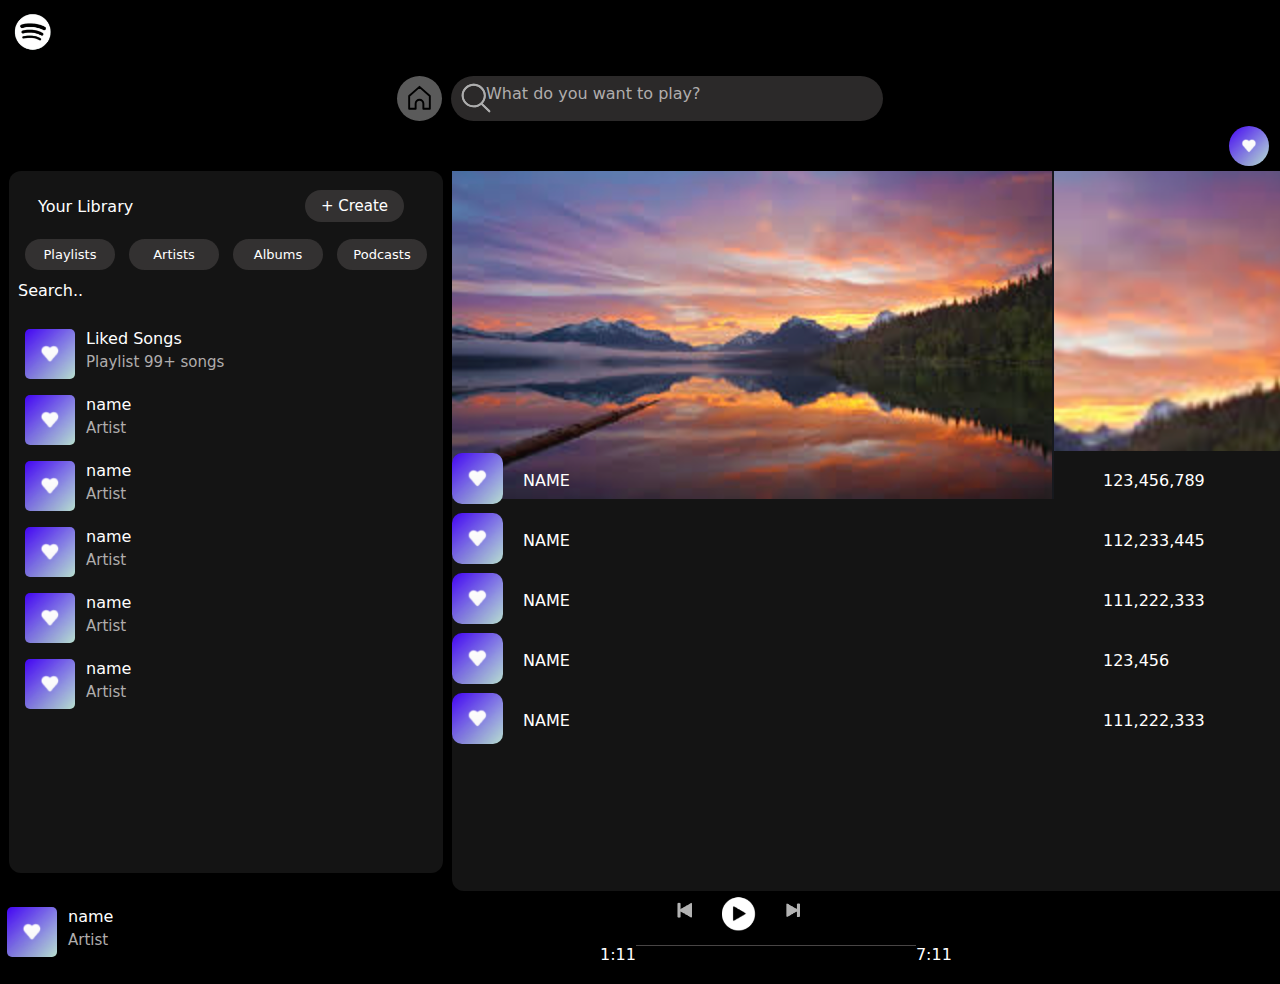
<file: index.html>
<!DOCTYPE html>
<html lang="en">
<head>
    <meta charset="UTF-8">
    <meta name="viewport" content="width=device-width, initial-scale=1.0">
    <title>Spotify - Web Player: Music for everyone</title>
    <link rel="icon" href="resources/favicon.png" type="image/png">
    <link rel="stylesheet" href="style.css">

</head>
<body>
    <div class="navbar-left">
        <div class="logo">
            <img src="resources/logo.png">
        </div>

        <div class="navbar-mid">
            <div class="home">
                <img src="resources/home.svg">
            </div>
            <div class="search">
                <img src="resources/search.svg">
                <div class="placeholder">What do you want to play?</div>
            </div>
        </div>

        <div class="navbar-right">
            <img src="resources/library.png">
        </div>
    </div>

    <div class="container">
        <div id="left">
            <div class="library">
                <div class="yourLibrary">Your Library</div>
                <div class="create">+ Create</div>
            </div>

            <div class="sections">
                <div class="playlists">Playlists</div>
                <div class="artists">Artists</div>
                <div class="albums">Albums</div>
                <div class="podcasts">Podcasts</div>
            </div>

            <div class="librarySearch">Search..</div>

            <div class="libraries">
                <div id="library">
                    <div class="libImg">
                        <img src="/resources/library.png">
                    </div>
                    <div>
                        <div class="name">Liked Songs</div>
                        <div class="desc">Playlist 99+ songs</div>
                    </div>
                </div>
                <div id="library">
                    <div class="libImg">
                        <img src="/resources/library.png">
                    </div>
                    <div>
                        <div class="name">name</div>
                        <div class="desc">Artist</div>
                    </div>
                </div>
                <div id="library">
                    <div class="libImg">
                        <img src="/resources/library.png">
                    </div>
                    <div>
                        <div class="name">name</div>
                        <div class="desc">Artist</div>
                    </div>
                </div>
                <div id="library">
                    <div class="libImg">
                        <img src="/resources/library.png">
                    </div>
                    <div>
                        <div class="name">name</div>
                        <div class="desc">Artist</div>
                    </div>
                </div>
                <div id="library">
                    <div class="libImg">
                        <img src="/resources/library.png">
                    </div>
                    <div>
                        <div class="name">name</div>
                        <div class="desc">Artist</div>
                    </div>
                </div>
                <div id="library">
                    <div class="libImg">
                        <img src="/resources/library.png">
                    </div>
                    <div>
                        <div class="name">name</div>
                        <div class="desc">Artist</div>
                    </div>
                </div>
            </div>
        </div>
        <div id="right">
            <div class="artistThumbnail">
                <img src="resources/thumbnail.png">
            </div>
            <div class="artistSongs">
                <div class="listSongs">
                    <div class="songDetails">
                        <div class="songImage">
                            <img src="resources/library.png">
                        </div>
                        <div class="songName">NAME</div>

                        <div class="songListener">123,456,789</div>

                        <div class="songDuration">3:33</div>
                    </div>
                    <div class="songDetails">
                        <div class="songImage">
                            <img src="resources/library.png">
                        </div>
                        <div class="songName">NAME</div>

                        <div class="songListener">112,233,445</div>

                        <div class="songDuration">4:44</div>
                    </div>
                    <div class="songDetails">
                        <div class="songImage">
                            <img src="resources/library.png">
                        </div>
                        <div class="songName">NAME</div>

                        <div class="songListener">111,222,333</div>

                        <div class="songDuration">5:55</div>
                    </div>
                    <div class="songDetails">
                        <div class="songImage">
                            <img src="resources/library.png">
                        </div>
                        <div class="songName">NAME</div>

                        <div class="songListener">123,456</div>

                        <div class="songDuration">3:33</div>
                    </div>
                    <div class="songDetails">
                        <div class="songImage">
                            <img src="resources/library.png">
                        </div>
                        <div class="songName">NAME</div>

                        <div class="songListener">111,222,333</div>

                        <div class="songDuration">3:33</div>
                    </div>
                </div>
            </div>
        </div>
    </div>
    <div class="bottom">
        <div id="library">
            <div class="libImg">
                <img src="/resources/library.png">
            </div>
            <div>
                <div class="name">name</div>
                <div class="desc">Artist</div>
            </div>
        </div>
        <div class="controls">
            <div class="upperControl">
                <div class="previous">
                    <img src="resources/prev.png">
                </div>
            <div class="play">
                <img src="resources/play.png">
            </div>
            <div class="next">
                <img src="resources/next.png">
            </div>
            </div>
            <div class="progress">
                <div class="current">1:11</div>
                <div class="bar"></div>
                <div class="remaining">7:11</div>
            </div>
        </div>
    </div>

</body>
</html>
</file>
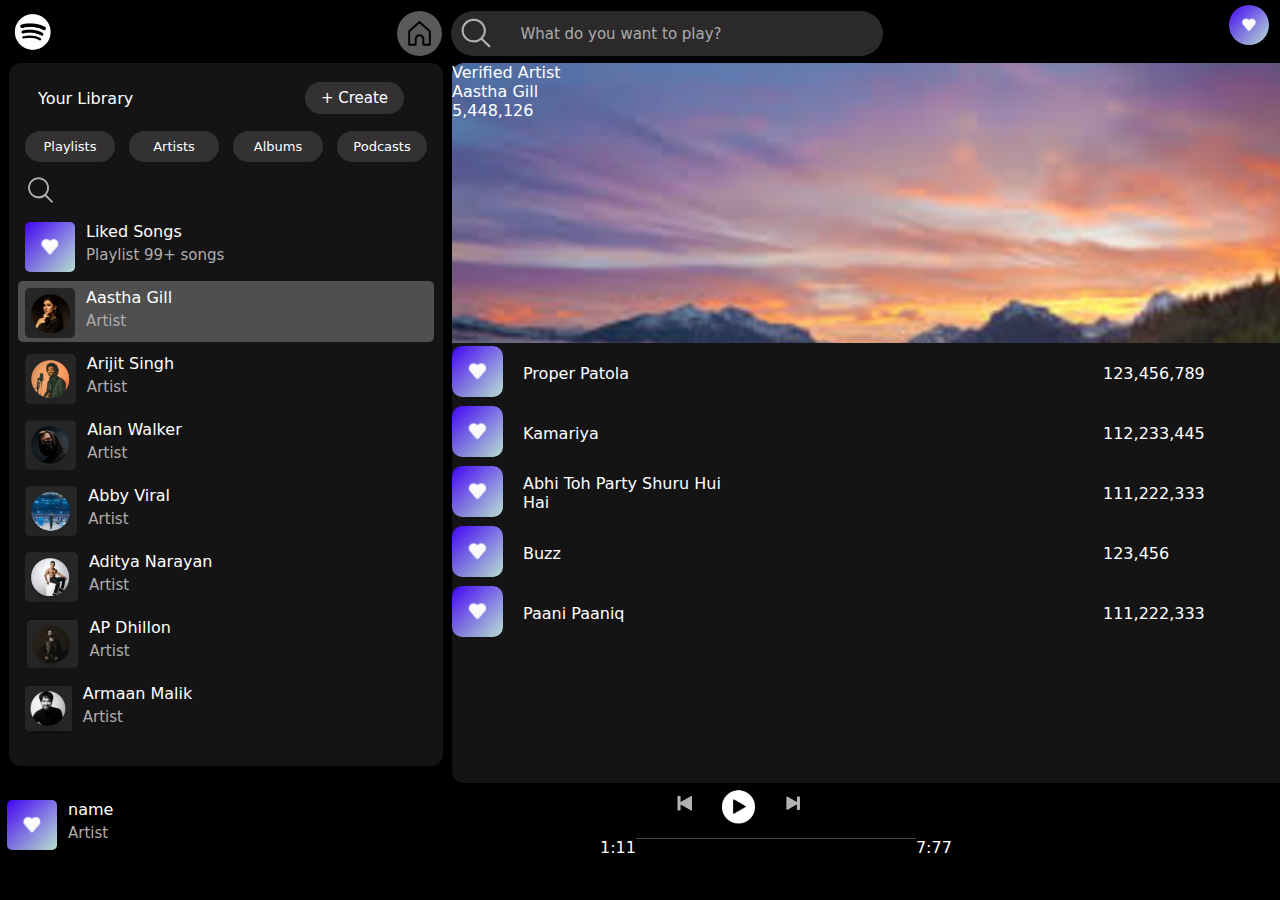
<file: aastha.html>
<!DOCTYPE html>
<html lang="en">
<head>
    <meta charset="UTF-8">
    <meta name="viewport" content="width=device-width, initial-scale=1.0">
    <title>Spotify - Web Player: Music for everyone</title>
    <link rel="icon" href="resources/favicon.png" type="image/png">
    <link rel="stylesheet" href="style.css">

</head>
<body>
    <div class="navbar">
        <div class="navbar-left">
        <a href="index.html" style="text-decoration: none;">
            <div class="logo">
            <img src="./resources/logo.png">
            </div>
        </a>
        </div>

        <div class="navbar-mid">
            <div class="home">
                <img src="./resources/home.svg">
            </div>
            <div class="search">
                <img src="./resources/search.svg">
                <input type="text" placeholder="What do you want to play?" class="placeholder">
            </div>
        </div>

        <div class="navbar-right">
            <img src="./resources/library.png">
        </div>
    </div>

    <div class="container">
        <div id="left">
            <div class="library">
                <div class="yourLibrary">Your Library</div>
                <div class="create">+ Create</div>
            </div>

            <div class="sections">
                <div class="playlists">Playlists</div>
                <div class="artists">Artists</div>
                <div class="albums">Albums</div>
                <div class="podcasts">Podcasts</div>
            </div>

            <div class="librarySearch">
                <img src="./resources/search.svg">
            </div>

            <div class="libraries">
                <div id="library">
                    <div class="libImg">
                        <img src="./resources/library.png">
                    </div>
                    <div>
                        <div class="name">Liked Songs</div>
                        <div class="desc">Playlist 99+ songs</div>
                    </div>
                </div>
                <a href="aastha.html" style="display: block;text-decoration: none; color: white;background-color: rgba(191, 190, 190, 0.346);
    border-radius: 5px;">
                    <div id="library">
                    <div class="libImg">
                        <img src="./resources/aastha.png">
                    </div>
                    <div>
                        <div class="name">Aastha Gill</div>
                        <div class="desc">Artist</div>
                    </div>
                </div>
                </a>
                <a href="arijit.html" style="display: block;text-decoration: none; color: white;">
                    <div id="library">
                    <div class="libImg">
                        <img src="./resources/arijit.png">
                    </div>
                    <div>
                        <div class="name">Arijit Singh</div>
                        <div class="desc">Artist</div>
                    </div>
                </div>
                </a>
                <a href="alan.html" style="display: block;text-decoration: none; color: white;">
                    <div id="library">
                    <div class="libImg">
                        <img src="./resources/alan.png">
                    </div>
                    <div>
                        <div class="name">Alan Walker</div>
                        <div class="desc">Artist</div>
                    </div>
                </div>
                </a>
                <a href="abby.html" style="display: block;text-decoration: none; color: white;">
                    <div id="library">
                    <div class="libImg">
                        <img src="./resources/abby.png">
                    </div>
                    <div>
                        <div class="name">Abby Viral</div>
                        <div class="desc">Artist</div>
                    </div>
                </div>
                </a>
                <a href="aditya.html" style="display: block;text-decoration: none; color: white;">
                    <div id="library">
                    <div class="libImg">
                        <img src="./resources/aditya.png">
                    </div>
                    <div>
                        <div class="name">Aditya Narayan</div>
                        <div class="desc">Artist</div>
                    </div>
                </div>
                </a>
                <a href="dhillon.html" style="display: block;text-decoration: none; color: white;">
                    <div id="library">
                    <div class="libImg">
                        <img src="./resources/Dhillon.png">
                    </div>
                    <div>
                        <div class="name">AP Dhillon</div>
                        <div class="desc">Artist</div>
                    </div>
                </div>
                </a>
                <a href="armaan.html" style="display: block;text-decoration: none; color: white;">
                    <div id="library">
                    <div class="libImg">
                        <img src="./resources/armaan.png">
                    </div>
                    <div>
                        <div class="name">Armaan Malik</div>
                        <div class="desc">Artist</div>
                    </div>
                </div>
                </a>
               
            </div>
        </div>
        <div id="right">
            <div class="artistThumbnail">
                <div class="verified">Verified Artist</div>
                <div class="artistName">Aastha Gill</div>
                <div class="activeListener">5,448,126</div>
            </div>
            <div class="artistSongs">
                <div class="listSongs">
                    <div class="songDetails">
                        <div class="songImage">
                            <img src="./resources/library.png">
                        </div>
                        <div class="songName">Proper Patola</div>

                        <div class="songListener">123,456,789</div>

                        <div class="songDuration">3:33</div>
                    </div>
                    <div class="songDetails">
                        <div class="songImage">
                            <img src="./resources/library.png">
                        </div>
                        <div class="songName">Kamariya</div>

                        <div class="songListener">112,233,445</div>

                        <div class="songDuration">4:44</div>
                    </div>
                    <div class="songDetails">
                        <div class="songImage">
                            <img src="./resources/library.png">
                        </div>
                        <div class="songName">Abhi Toh Party Shuru Hui Hai</div>

                        <div class="songListener">111,222,333</div>

                        <div class="songDuration">5:55</div>
                    </div>
                    <div class="songDetails">
                        <div class="songImage">
                            <img src="./resources/library.png">
                        </div>
                        <div class="songName">Buzz</div>

                        <div class="songListener">123,456</div>

                        <div class="songDuration">3:33</div>
                    </div>
                    <div class="songDetails">
                        <div class="songImage">
                            <img src="./resources/library.png">
                        </div>
                        <div class="songName">Paani Paaniq</div>

                        <div class="songListener">111,222,333</div>

                        <div class="songDuration">3:33</div>
                    </div>
                </div>
            </div>
        </div>
    </div>
    <div class="bottom">
        <div id="library">
            <div class="libImg">
                <img src="./resources/library.png">
            </div>
            <div>
                <div class="name">name</div>
                <div class="desc">Artist</div>
            </div>
        </div>
        <div class="controls">
            <div class="upperControl">
                <div class="previous">
                    <img src="./resources/prev.png">
                </div>
            <div class="play">
                <img src="./resources/play.png">
            </div>
            <div class="next">
                <img src="./resources/next.png">
            </div>
            </div>
            <div class="progress">
                <div class="current">1:11</div>
                <div class="bar"></div>
                <div class="remaining">7:77
                </div>
            </div>
        </div>
    </div>

</body>
</html>
</file>
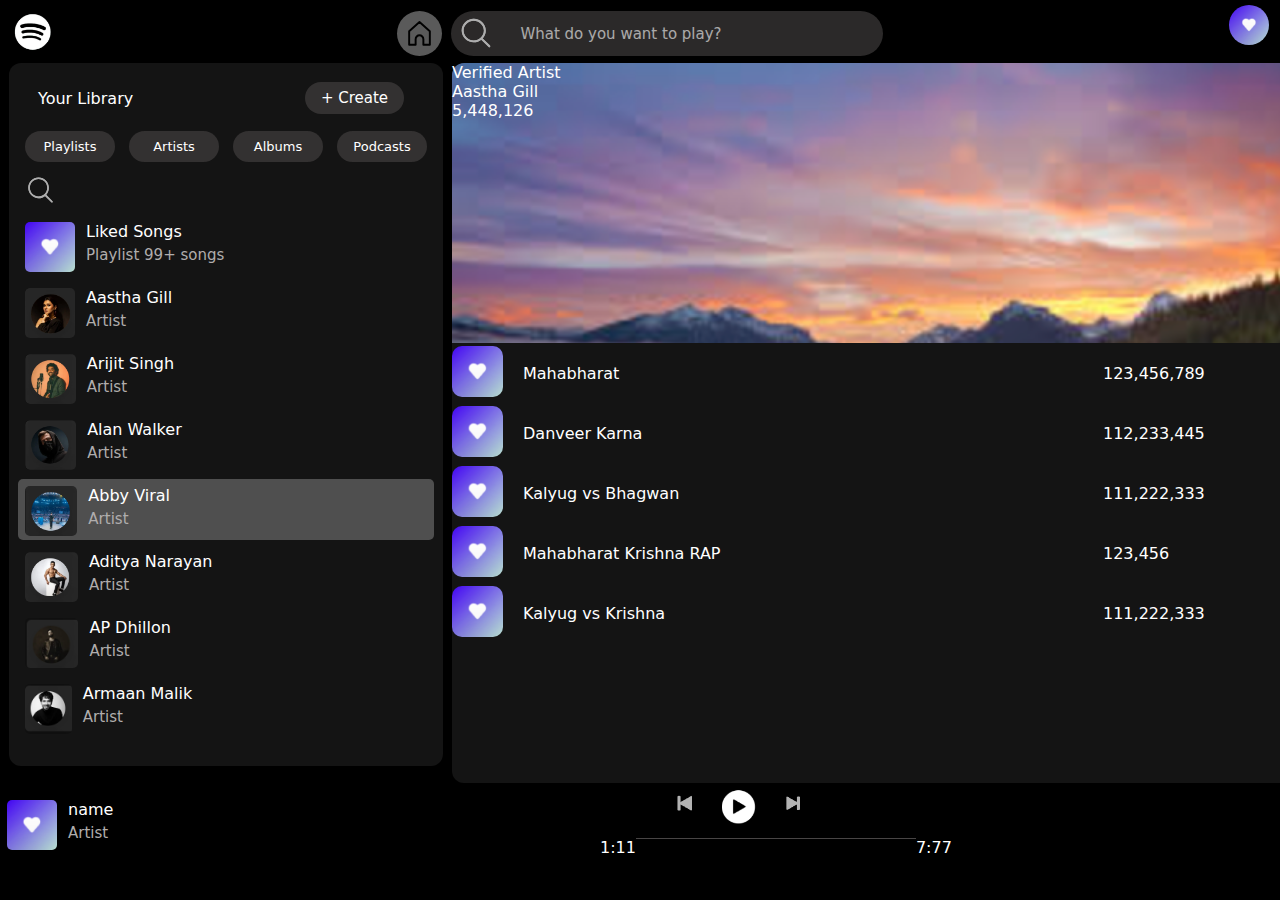
<file: abby.html>
<!DOCTYPE html>
<html lang="en">
<head>
    <meta charset="UTF-8">
    <meta name="viewport" content="width=device-width, initial-scale=1.0">
    <title>Spotify - Web Player: Music for everyone</title>
    <link rel="icon" href="resources/favicon.png" type="image/png">
    <link rel="stylesheet" href="style.css">

</head>
<body>
    <div class="navbar">
        <div class="navbar-left">
        <a href="index.html" style="text-decoration: none;">
            <div class="logo">
            <img src="./resources/logo.png">
            </div>
        </a>
        </div>

        <div class="navbar-mid">
            <div class="home">
                <img src="./resources/home.svg">
            </div>
            <div class="search">
                <img src="./resources/search.svg">
                <input type="text" placeholder="What do you want to play?" class="placeholder">
            </div>
        </div>

        <div class="navbar-right">
            <img src="./resources/library.png">
        </div>
    </div>

    <div class="container">
        <div id="left">
            <div class="library">
                <div class="yourLibrary">Your Library</div>
                <div class="create">+ Create</div>
            </div>

            <div class="sections">
                <div class="playlists">Playlists</div>
                <div class="artists">Artists</div>
                <div class="albums">Albums</div>
                <div class="podcasts">Podcasts</div>
            </div>

            <div class="librarySearch">
                <img src="./resources/search.svg">
            </div>

            <div class="libraries">
                <div id="library">
                    <div class="libImg">
                        <img src="./resources/library.png">
                    </div>
                    <div>
                        <div class="name">Liked Songs</div>
                        <div class="desc">Playlist 99+ songs</div>
                    </div>
                </div>
                <a href="aastha.html" style="display: block;text-decoration: none; color: white;">
                    <div id="library">
                    <div class="libImg">
                        <img src="./resources/aastha.png">
                    </div>
                    <div>
                        <div class="name">Aastha Gill</div>
                        <div class="desc">Artist</div>
                    </div>
                </div>
                </a>
                <a href="arijit.html" style="display: block;text-decoration: none; color: white;">
                    <div id="library">
                    <div class="libImg">
                        <img src="./resources/arijit.png">
                    </div>
                    <div>
                        <div class="name">Arijit Singh</div>
                        <div class="desc">Artist</div>
                    </div>
                </div>
                </a>
                <a href="alan.html" style="display: block;text-decoration: none; color: white;">
                    <div id="library">
                    <div class="libImg">
                        <img src="./resources/alan.png">
                    </div>
                    <div>
                        <div class="name">Alan Walker</div>
                        <div class="desc">Artist</div>
                    </div>
                </div>
                </a>
                <a href="aastha.html" style="display: block;text-decoration: none; color: white;background-color: rgba(191, 190, 190, 0.346);
    border-radius: 5px;">
                    <div id="library">
                    <div class="libImg">
                        <img src="./resources/abby.png">
                    </div>
                    <div>
                        <div class="name">Abby Viral</div>
                        <div class="desc">Artist</div>
                    </div>
                </div>
                </a>
                <a href="aditya.html" style="display: block;text-decoration: none; color: white;">
                    <div id="library">
                    <div class="libImg">
                        <img src="./resources/aditya.png">
                    </div>
                    <div>
                        <div class="name">Aditya Narayan</div>
                        <div class="desc">Artist</div>
                    </div>
                </div>
                </a>
                <a href="dhillon.html" style="display: block;text-decoration: none; color: white;">
                    <div id="library">
                    <div class="libImg">
                        <img src="./resources/Dhillon.png">
                    </div>
                    <div>
                        <div class="name">AP Dhillon</div>
                        <div class="desc">Artist</div>
                    </div>
                </div>
                </a>
                <a href="armaan.html" style="display: block;text-decoration: none; color: white;">
                    <div id="library">
                    <div class="libImg">
                        <img src="./resources/armaan.png">
                    </div>
                    <div>
                        <div class="name">Armaan Malik</div>
                        <div class="desc">Artist</div>
                    </div>
                </div>
                </a>
               
            </div>
        </div>
        <div id="right">
            <div class="artistThumbnail">
                <div class="verified">Verified Artist</div>
                <div class="artistName">Aastha Gill</div>
                <div class="activeListener">5,448,126</div>
            </div>
            <div class="artistSongs">
                <div class="listSongs">
                    <div class="songDetails">
                        <div class="songImage">
                            <img src="./resources/library.png">
                        </div>
                        <div class="songName">Mahabharat</div>

                        <div class="songListener">123,456,789</div>

                        <div class="songDuration">3:33</div>
                    </div>
                    <div class="songDetails">
                        <div class="songImage">
                            <img src="./resources/library.png">
                        </div>
                        <div class="songName">Danveer Karna</div>

                        <div class="songListener">112,233,445</div>

                        <div class="songDuration">4:44</div>
                    </div>
                    <div class="songDetails">
                        <div class="songImage">
                            <img src="./resources/library.png">
                        </div>
                        <div class="songName">Kalyug vs Bhagwan</div>

                        <div class="songListener">111,222,333</div>

                        <div class="songDuration">5:55</div>
                    </div>
                    <div class="songDetails">
                        <div class="songImage">
                            <img src="./resources/library.png">
                        </div>
                        <div class="songName">Mahabharat Krishna RAP</div>

                        <div class="songListener">123,456</div>

                        <div class="songDuration">3:33</div>
                    </div>
                    <div class="songDetails">
                        <div class="songImage">
                            <img src="./resources/library.png">
                        </div>
                        <div class="songName">Kalyug vs Krishna</div>

                        <div class="songListener">111,222,333</div>

                        <div class="songDuration">3:33</div>
                    </div>
                </div>
            </div>
        </div>
    </div>
    <div class="bottom">
        <div id="library">
            <div class="libImg">
                <img src="./resources/library.png">
            </div>
            <div>
                <div class="name">name</div>
                <div class="desc">Artist</div>
            </div>
        </div>
        <div class="controls">
            <div class="upperControl">
                <div class="previous">
                    <img src="./resources/prev.png">
                </div>
            <div class="play">
                <img src="./resources/play.png">
            </div>
            <div class="next">
                <img src="./resources/next.png">
            </div>
            </div>
            <div class="progress">
                <div class="current">1:11</div>
                <div class="bar"></div>
                <div class="remaining">7:77
                </div>
            </div>
        </div>
    </div>

</body>
</html>
</file>
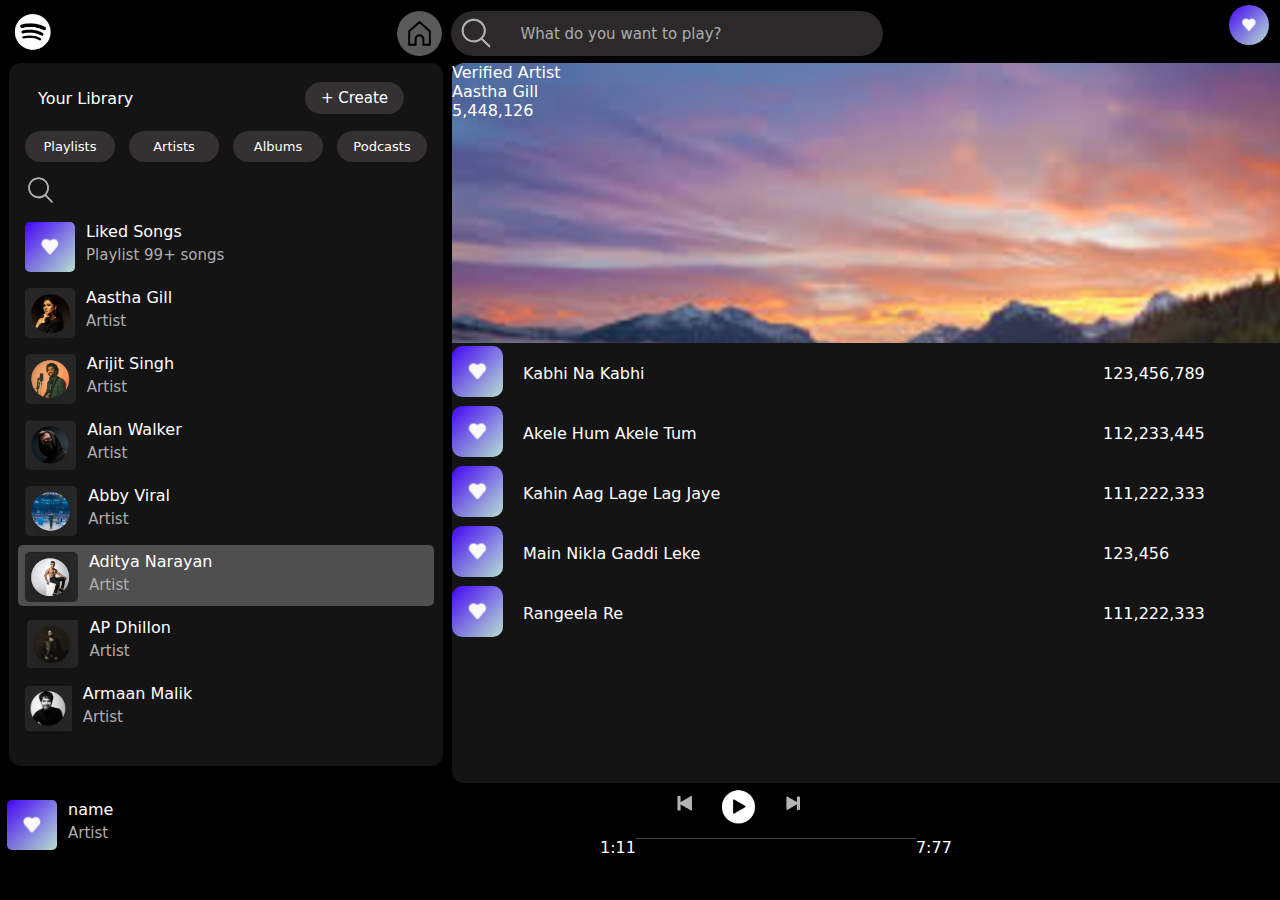
<file: aditya.html>
<!DOCTYPE html>
<html lang="en">
<head>
    <meta charset="UTF-8">
    <meta name="viewport" content="width=device-width, initial-scale=1.0">
    <title>Spotify - Web Player: Music for everyone</title>
    <link rel="icon" href="resources/favicon.png" type="image/png">
    <link rel="stylesheet" href="style.css">

</head>
<body>
    <div class="navbar">
        <div class="navbar-left">
        <a href="index.html" style="text-decoration: none;">
            <div class="logo">
            <img src="./resources/logo.png">
            </div>
        </a>
        </div>

        <div class="navbar-mid">
            <div class="home">
                <img src="./resources/home.svg">
            </div>
            <div class="search">
                <img src="./resources/search.svg">
                <input type="text" placeholder="What do you want to play?" class="placeholder">
            </div>
        </div>

        <div class="navbar-right">
            <img src="./resources/library.png">
        </div>
    </div>

    <div class="container">
        <div id="left">
            <div class="library">
                <div class="yourLibrary">Your Library</div>
                <div class="create">+ Create</div>
            </div>

            <div class="sections">
                <div class="playlists">Playlists</div>
                <div class="artists">Artists</div>
                <div class="albums">Albums</div>
                <div class="podcasts">Podcasts</div>
            </div>

            <div class="librarySearch">
                <img src="./resources/search.svg">
            </div>

            <div class="libraries">
                <div id="library">
                    <div class="libImg">
                        <img src="./resources/library.png">
                    </div>
                    <div>
                        <div class="name">Liked Songs</div>
                        <div class="desc">Playlist 99+ songs</div>
                    </div>
                </div>
                <a href="aastha.html" style="display: block;text-decoration: none; color: white;">
                    <div id="library">
                    <div class="libImg">
                        <img src="./resources/aastha.png">
                    </div>
                    <div>
                        <div class="name">Aastha Gill</div>
                        <div class="desc">Artist</div>
                    </div>
                </div>
                </a>
                <a href="arijit.html" style="display: block;text-decoration: none; color: white;">
                    <div id="library">
                    <div class="libImg">
                        <img src="./resources/arijit.png">
                    </div>
                    <div>
                        <div class="name">Arijit Singh</div>
                        <div class="desc">Artist</div>
                    </div>
                </div>
                </a>
                <a href="alan.html" style="display: block;text-decoration: none; color: white;">
                    <div id="library">
                    <div class="libImg">
                        <img src="./resources/alan.png">
                    </div>
                    <div>
                        <div class="name">Alan Walker</div>
                        <div class="desc">Artist</div>
                    </div>
                </div>
                </a>
                <a href="abby.html" style="display: block;text-decoration: none; color: white;">
                    <div id="library">
                    <div class="libImg">
                        <img src="./resources/abby.png">
                    </div>
                    <div>
                        <div class="name">Abby Viral</div>
                        <div class="desc">Artist</div>
                    </div>
                </div>
                </a>
                <a href="aastha.html" style="display: block;text-decoration: none; color: white;background-color: rgba(191, 190, 190, 0.346);
    border-radius: 5px;">
                    <div id="library">
                    <div class="libImg">
                        <img src="./resources/aditya.png">
                    </div>
                    <div>
                        <div class="name">Aditya Narayan</div>
                        <div class="desc">Artist</div>
                    </div>
                </div>
                </a>
                <a href="dhillon.html" style="display: block;text-decoration: none; color: white;">
                    <div id="library">
                    <div class="libImg">
                        <img src="./resources/Dhillon.png">
                    </div>
                    <div>
                        <div class="name">AP Dhillon</div>
                        <div class="desc">Artist</div>
                    </div>
                </div>
                </a>
                <a href="armaan.html" style="display: block;text-decoration: none; color: white;">
                    <div id="library">
                    <div class="libImg">
                        <img src="./resources/armaan.png">
                    </div>
                    <div>
                        <div class="name">Armaan Malik</div>
                        <div class="desc">Artist</div>
                    </div>
                </div>
                </a>
               
            </div>
        </div>
        <div id="right">
            <div class="artistThumbnail">
                <div class="verified">Verified Artist</div>
                <div class="artistName">Aastha Gill</div>
                <div class="activeListener">5,448,126</div>
            </div>
            <div class="artistSongs">
                <div class="listSongs">
                    <div class="songDetails">
                        <div class="songImage">
                            <img src="./resources/library.png">
                        </div>
                        <div class="songName">Kabhi Na Kabhi</div>

                        <div class="songListener">123,456,789</div>

                        <div class="songDuration">3:33</div>
                    </div>
                    <div class="songDetails">
                        <div class="songImage">
                            <img src="./resources/library.png">
                        </div>
                        <div class="songName">Akele Hum Akele Tum</div>

                        <div class="songListener">112,233,445</div>

                        <div class="songDuration">4:44</div>
                    </div>
                    <div class="songDetails">
                        <div class="songImage">
                            <img src="./resources/library.png">
                        </div>
                        <div class="songName">Kahin Aag Lage Lag Jaye</div>

                        <div class="songListener">111,222,333</div>

                        <div class="songDuration">5:55</div>
                    </div>
                    <div class="songDetails">
                        <div class="songImage">
                            <img src="./resources/library.png">
                        </div>
                        <div class="songName">Main Nikla Gaddi Leke</div>

                        <div class="songListener">123,456</div>

                        <div class="songDuration">3:33</div>
                    </div>
                    <div class="songDetails">
                        <div class="songImage">
                            <img src="./resources/library.png">
                        </div>
                        <div class="songName">Rangeela Re</div>

                        <div class="songListener">111,222,333</div>

                        <div class="songDuration">3:33</div>
                    </div>
                </div>
            </div>
        </div>
    </div>
    <div class="bottom">
        <div id="library">
            <div class="libImg">
                <img src="./resources/library.png">
            </div>
            <div>
                <div class="name">name</div>
                <div class="desc">Artist</div>
            </div>
        </div>
        <div class="controls">
            <div class="upperControl">
                <div class="previous">
                    <img src="./resources/prev.png">
                </div>
            <div class="play">
                <img src="./resources/play.png">
            </div>
            <div class="next">
                <img src="./resources/next.png">
            </div>
            </div>
            <div class="progress">
                <div class="current">1:11</div>
                <div class="bar"></div>
                <div class="remaining">7:77
                </div>
            </div>
        </div>
    </div>

</body>
</html>
</file>
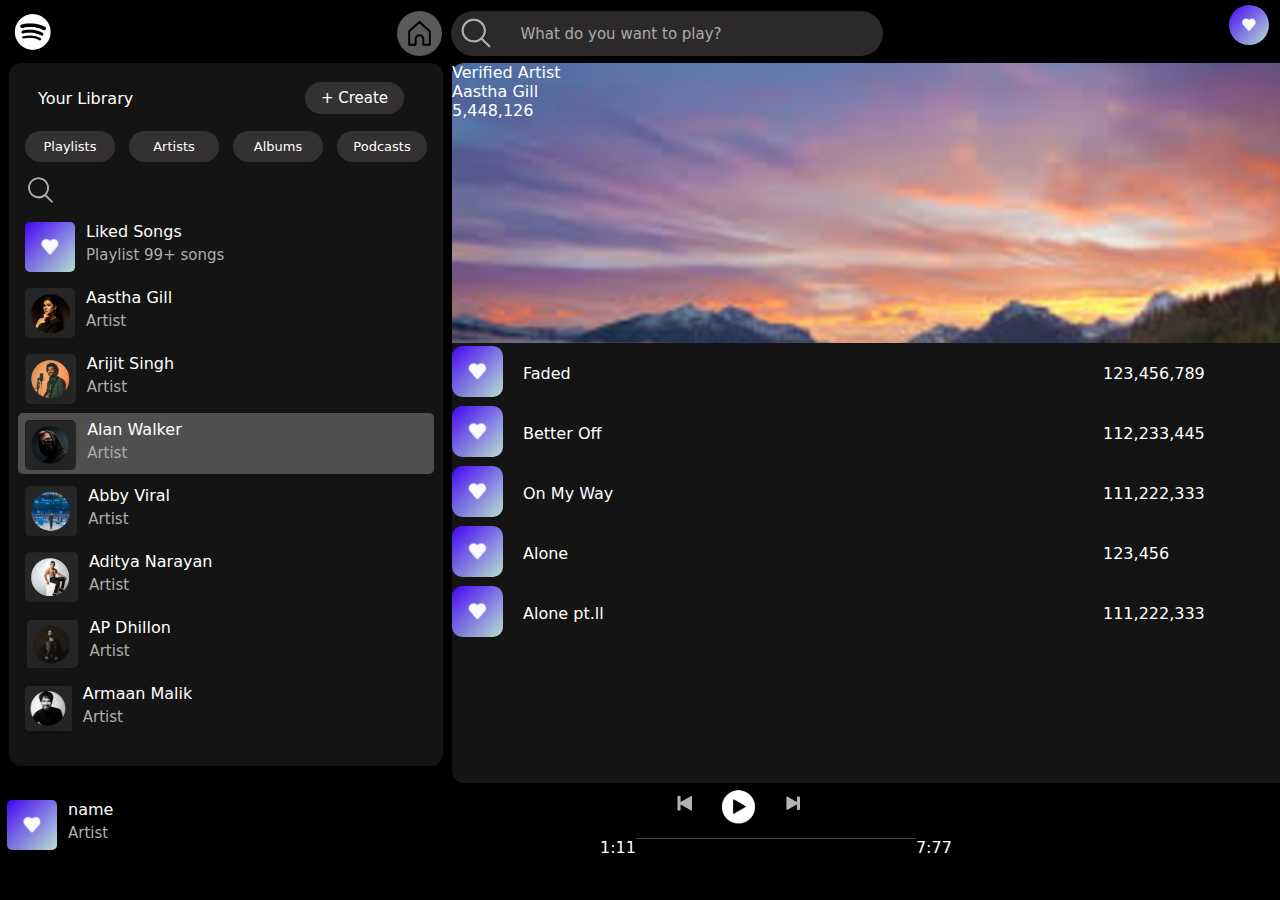
<file: alan.html>
<!DOCTYPE html>
<html lang="en">
<head>
    <meta charset="UTF-8">
    <meta name="viewport" content="width=device-width, initial-scale=1.0">
    <title>Spotify - Web Player: Music for everyone</title>
    <link rel="icon" href="resources/favicon.png" type="image/png">
    <link rel="stylesheet" href="style.css">

</head>
<body>
    <div class="navbar">
        <div class="navbar-left">
        <a href="index.html" style="text-decoration: none;">
            <div class="logo">
            <img src="./resources/logo.png">
            </div>
        </a>
        </div>

        <div class="navbar-mid">
            <div class="home">
                <img src="./resources/home.svg">
            </div>
            <div class="search">
                <img src="./resources/search.svg">
                <input type="text" placeholder="What do you want to play?" class="placeholder">
            </div>
        </div>

        <div class="navbar-right">
            <img src="./resources/library.png">
        </div>
    </div>

    <div class="container">
        <div id="left">
            <div class="library">
                <div class="yourLibrary">Your Library</div>
                <div class="create">+ Create</div>
            </div>

            <div class="sections">
                <div class="playlists">Playlists</div>
                <div class="artists">Artists</div>
                <div class="albums">Albums</div>
                <div class="podcasts">Podcasts</div>
            </div>

            <div class="librarySearch">
                <img src="./resources/search.svg">
            </div>

            <div class="libraries">
                <div id="library">
                    <div class="libImg">
                        <img src="./resources/library.png">
                    </div>
                    <div>
                        <div class="name">Liked Songs</div>
                        <div class="desc">Playlist 99+ songs</div>
                    </div>
                </div>
                <a href="aastha.html" style="display: block;text-decoration: none; color: white;">
                    <div id="library">
                    <div class="libImg">
                        <img src="./resources/aastha.png">
                    </div>
                    <div>
                        <div class="name">Aastha Gill</div>
                        <div class="desc">Artist</div>
                    </div>
                </div>
                </a>
                <a href="arijit.html" style="display: block;text-decoration: none; color: white;">
                    <div id="library">
                    <div class="libImg">
                        <img src="./resources/arijit.png">
                    </div>
                    <div>
                        <div class="name">Arijit Singh</div>
                        <div class="desc">Artist</div>
                    </div>
                </div>
                </a>
                <a href="aastha.html" style="display: block;text-decoration: none; color: white;background-color: rgba(191, 190, 190, 0.346);
    border-radius: 5px;">
                    <div id="library">
                    <div class="libImg">
                        <img src="./resources/alan.png">
                    </div>
                    <div>
                        <div class="name">Alan Walker</div>
                        <div class="desc">Artist</div>
                    </div>
                </div>
                </a>
                <a href="abby.html" style="display: block;text-decoration: none; color: white;">
                    <div id="library">
                    <div class="libImg">
                        <img src="./resources/abby.png">
                    </div>
                    <div>
                        <div class="name">Abby Viral</div>
                        <div class="desc">Artist</div>
                    </div>
                </div>
                </a>
                <a href="aditya.html" style="display: block;text-decoration: none; color: white;">
                    <div id="library">
                    <div class="libImg">
                        <img src="./resources/aditya.png">
                    </div>
                    <div>
                        <div class="name">Aditya Narayan</div>
                        <div class="desc">Artist</div>
                    </div>
                </div>
                </a>
                <a href="dhillon.html" style="display: block;text-decoration: none; color: white;">
                    <div id="library">
                    <div class="libImg">
                        <img src="./resources/Dhillon.png">
                    </div>
                    <div>
                        <div class="name">AP Dhillon</div>
                        <div class="desc">Artist</div>
                    </div>
                </div>
                </a>
                <a href="armaan.html" style="display: block;text-decoration: none; color: white;">
                    <div id="library">
                    <div class="libImg">
                        <img src="./resources/armaan.png">
                    </div>
                    <div>
                        <div class="name">Armaan Malik</div>
                        <div class="desc">Artist</div>
                    </div>
                </div>
                </a>
               
            </div>
        </div>
        <div id="right">
            <div class="artistThumbnail">
                <div class="verified">Verified Artist</div>
                <div class="artistName">Aastha Gill</div>
                <div class="activeListener">5,448,126</div>
            </div>
            <div class="artistSongs">
                <div class="listSongs">
                    <div class="songDetails">
                        <div class="songImage">
                            <img src="./resources/library.png">
                        </div>
                        <div class="songName">Faded</div>

                        <div class="songListener">123,456,789</div>

                        <div class="songDuration">3:33</div>
                    </div>
                    <div class="songDetails">
                        <div class="songImage">
                            <img src="./resources/library.png">
                        </div>
                        <div class="songName">Better Off</div>

                        <div class="songListener">112,233,445</div>

                        <div class="songDuration">4:44</div>
                    </div>
                    <div class="songDetails">
                        <div class="songImage">
                            <img src="./resources/library.png">
                        </div>
                        <div class="songName">On My Way</div>

                        <div class="songListener">111,222,333</div>

                        <div class="songDuration">5:55</div>
                    </div>
                    <div class="songDetails">
                        <div class="songImage">
                            <img src="./resources/library.png">
                        </div>
                        <div class="songName">Alone</div>

                        <div class="songListener">123,456</div>

                        <div class="songDuration">3:33</div>
                    </div>
                    <div class="songDetails">
                        <div class="songImage">
                            <img src="./resources/library.png">
                        </div>
                        <div class="songName">Alone pt.ll</div>

                        <div class="songListener">111,222,333</div>

                        <div class="songDuration">3:33</div>
                    </div>
                </div>
            </div>
        </div>
    </div>
    <div class="bottom">
        <div id="library">
            <div class="libImg">
                <img src="./resources/library.png">
            </div>
            <div>
                <div class="name">name</div>
                <div class="desc">Artist</div>
            </div>
        </div>
        <div class="controls">
            <div class="upperControl">
                <div class="previous">
                    <img src="./resources/prev.png">
                </div>
            <div class="play">
                <img src="./resources/play.png">
            </div>
            <div class="next">
                <img src="./resources/next.png">
            </div>
            </div>
            <div class="progress">
                <div class="current">1:11</div>
                <div class="bar"></div>
                <div class="remaining">7:77
                </div>
            </div>
        </div>
    </div>

</body>
</html>
</file>
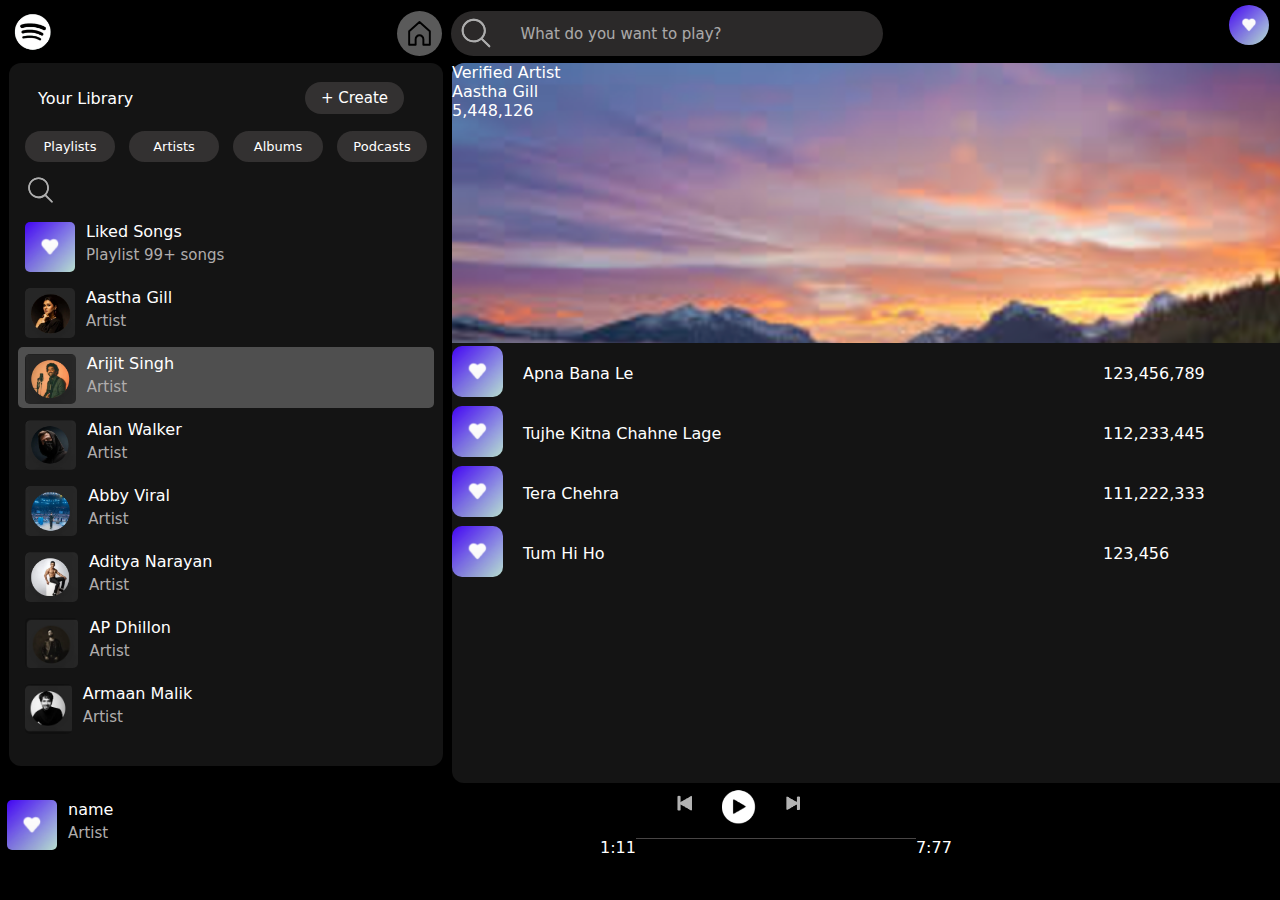
<file: arijit.html>
<!DOCTYPE html>
<html lang="en">
<head>
    <meta charset="UTF-8">
    <meta name="viewport" content="width=device-width, initial-scale=1.0">
    <title>Spotify - Web Player: Music for everyone</title>
    <link rel="icon" href="resources/favicon.png" type="image/png">
    <link rel="stylesheet" href="style.css">

</head>
<body>
    <div class="navbar">
        <div class="navbar-left">
        <a href="index.html" style="text-decoration: none;">
            <div class="logo">
            <img src="./resources/logo.png">
            </div>
        </a>
        </div>

        <div class="navbar-mid">
            <div class="home">
                <img src="./resources/home.svg">
            </div>
            <div class="search">
                <img src="./resources/search.svg">
                <input type="text" placeholder="What do you want to play?" class="placeholder">
            </div>
        </div>

        <div class="navbar-right">
            <img src="./resources/library.png">
        </div>
    </div>

    <div class="container">
        <div id="left">
            <div class="library">
                <div class="yourLibrary">Your Library</div>
                <div class="create">+ Create</div>
            </div>

            <div class="sections">
                <div class="playlists">Playlists</div>
                <div class="artists">Artists</div>
                <div class="albums">Albums</div>
                <div class="podcasts">Podcasts</div>
            </div>

            <div class="librarySearch">
                <img src="./resources/search.svg">
            </div>

            <div class="libraries">
                <div id="library">
                    <div class="libImg">
                        <img src="./resources/library.png">
                    </div>
                    <div>
                        <div class="name">Liked Songs</div>
                        <div class="desc">Playlist 99+ songs</div>
                    </div>
                </div>
                <a href="aastha.html" style="display: block;text-decoration: none; color: white;">
                    <div id="library">
                    <div class="libImg">
                        <img src="./resources/aastha.png">
                    </div>
                    <div>
                        <div class="name">Aastha Gill</div>
                        <div class="desc">Artist</div>
                    </div>
                </div>
                </a>
                <a href="aastha.html" style="display: block;text-decoration: none; color: white;background-color: rgba(191, 190, 190, 0.346);
    border-radius: 5px;">
                    <div id="library">
                    <div class="libImg">
                        <img src="./resources/arijit.png">
                    </div>
                    <div>
                        <div class="name">Arijit Singh</div>
                        <div class="desc">Artist</div>
                    </div>
                </div>
                </a>
                <a href="alan.html" style="display: block;text-decoration: none; color: white;">
                    <div id="library">
                    <div class="libImg">
                        <img src="./resources/alan.png">
                    </div>
                    <div>
                        <div class="name">Alan Walker</div>
                        <div class="desc">Artist</div>
                    </div>
                </div>
                </a>
                <a href="abby.html" style="display: block;text-decoration: none; color: white;">
                    <div id="library">
                    <div class="libImg">
                        <img src="./resources/abby.png">
                    </div>
                    <div>
                        <div class="name">Abby Viral</div>
                        <div class="desc">Artist</div>
                    </div>
                </div>
                </a>
                <a href="aditya.html" style="display: block;text-decoration: none; color: white;">
                    <div id="library">
                    <div class="libImg">
                        <img src="./resources/aditya.png">
                    </div>
                    <div>
                        <div class="name">Aditya Narayan</div>
                        <div class="desc">Artist</div>
                    </div>
                </div>
                </a>
                <a href="dhillon.html" style="display: block;text-decoration: none; color: white;">
                    <div id="library">
                    <div class="libImg">
                        <img src="./resources/Dhillon.png">
                    </div>
                    <div>
                        <div class="name">AP Dhillon</div>
                        <div class="desc">Artist</div>
                    </div>
                </div>
                </a>
                <a href="armaan.html" style="display: block;text-decoration: none; color: white;">
                    <div id="library">
                    <div class="libImg">
                        <img src="./resources/armaan.png">
                    </div>
                    <div>
                        <div class="name">Armaan Malik</div>
                        <div class="desc">Artist</div>
                    </div>
                </div>
                </a>
               
            </div>
        </div>
        <div id="right">
            <div class="artistThumbnail">
                <div class="verified">Verified Artist</div>
                <div class="artistName">Aastha Gill</div>
                <div class="activeListener">5,448,126</div>
            </div>
            <div class="artistSongs">
                <div class="listSongs">
                    <div class="songDetails">
                        <div class="songImage">
                            <img src="./resources/library.png">
                        </div>
                        <div class="songName">Apna Bana Le</div>

                        <div class="songListener">123,456,789</div>

                        <div class="songDuration">3:33</div>
                    </div>
                    <div class="songDetails">
                        <div class="songImage">
                            <img src="./resources/library.png">
                        </div>
                        <div class="songName">Tujhe Kitna Chahne Lage</div>

                        <div class="songListener">112,233,445</div>

                        <div class="songDuration">4:44</div>
                    </div>
                    <div class="songDetails">
                        <div class="songImage">
                            <img src="./resources/library.png">
                        </div>
                        <div class="songName">Tera Chehra</div>

                        <div class="songListener">111,222,333</div>

                        <div class="songDuration">5:55</div>
                    </div>
                    <div class="songDetails">
                        <div class="songImage">
                            <img src="./resources/library.png">
                        </div>
                        <div class="songName">Tum Hi Ho</div>

                        <div class="songListener">123,456</div>

                        <div class="songDuration">3:33</div>
                    </div>
                </div>
            </div>
        </div>
    </div>
    <div class="bottom">
        <div id="library">
            <div class="libImg">
                <img src="./resources/library.png">
            </div>
            <div>
                <div class="name">name</div>
                <div class="desc">Artist</div>
            </div>
        </div>
        <div class="controls">
            <div class="upperControl">
                <div class="previous">
                    <img src="./resources/prev.png">
                </div>
            <div class="play">
                <img src="./resources/play.png">
            </div>
            <div class="next">
                <img src="./resources/next.png">
            </div>
            </div>
            <div class="progress">
                <div class="current">1:11</div>
                <div class="bar"></div>
                <div class="remaining">7:77
                </div>
            </div>
        </div>
    </div>

</body>
</html>
</file>
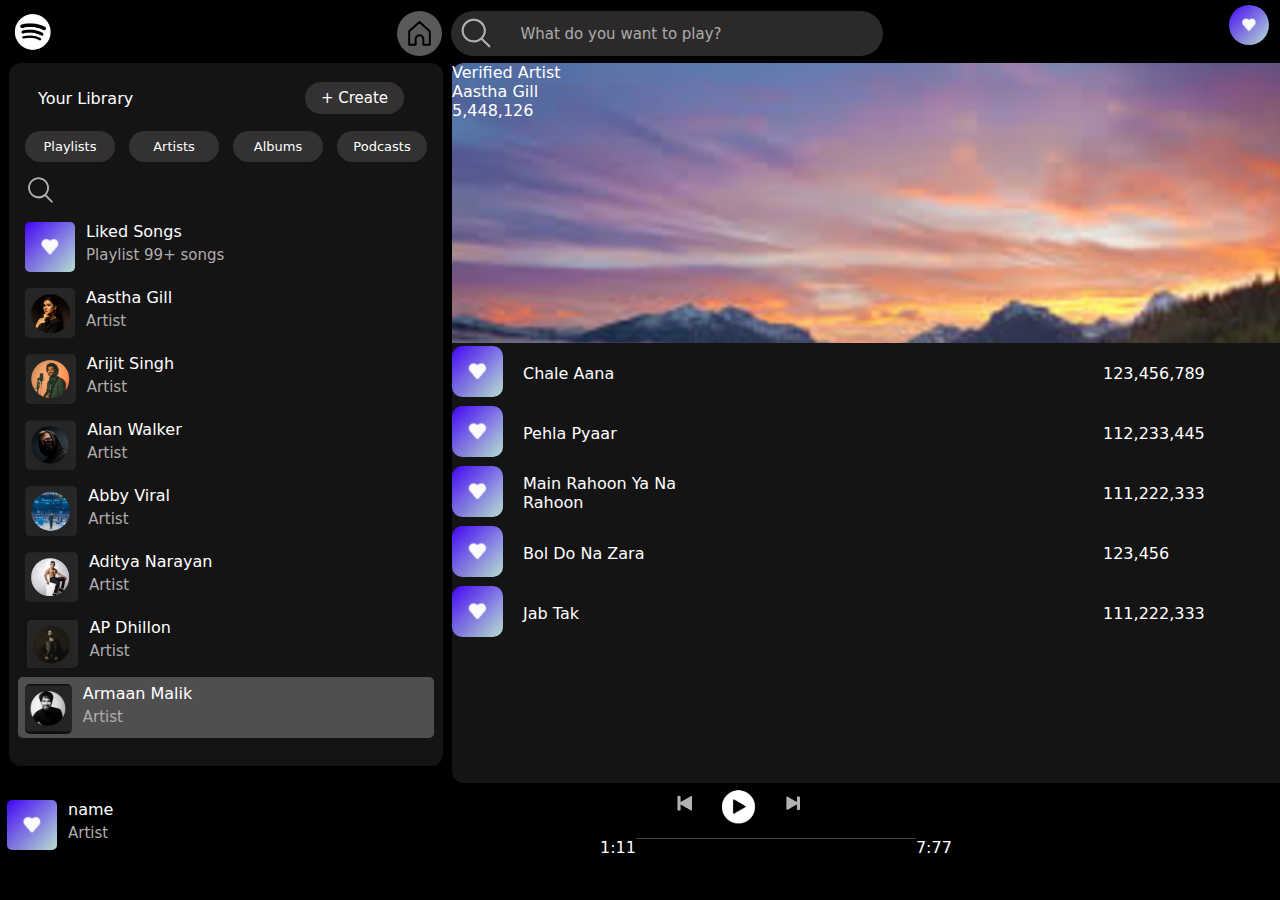
<file: armaan.html>
<!DOCTYPE html>
<html lang="en">
<head>
    <meta charset="UTF-8">
    <meta name="viewport" content="width=device-width, initial-scale=1.0">
    <title>Spotify - Web Player: Music for everyone</title>
    <link rel="icon" href="resources/favicon.png" type="image/png">
    <link rel="stylesheet" href="style.css">

</head>
<body>
    <div class="navbar">
        <div class="navbar-left">
        <a href="index.html" style="text-decoration: none;">
            <div class="logo">
            <img src="./resources/logo.png">
            </div>
        </a>
        </div>

        <div class="navbar-mid">
            <div class="home">
                <img src="./resources/home.svg">
            </div>
            <div class="search">
                <img src="./resources/search.svg">
                <input type="text" placeholder="What do you want to play?" class="placeholder">
            </div>
        </div>

        <div class="navbar-right">
            <img src="./resources/library.png">
        </div>
    </div>

    <div class="container">
        <div id="left">
            <div class="library">
                <div class="yourLibrary">Your Library</div>
                <div class="create">+ Create</div>
            </div>

            <div class="sections">
                <div class="playlists">Playlists</div>
                <div class="artists">Artists</div>
                <div class="albums">Albums</div>
                <div class="podcasts">Podcasts</div>
            </div>

            <div class="librarySearch">
                <img src="./resources/search.svg">
            </div>

            <div class="libraries">
                <div id="library">
                    <div class="libImg">
                        <img src="./resources/library.png">
                    </div>
                    <div>
                        <div class="name">Liked Songs</div>
                        <div class="desc">Playlist 99+ songs</div>
                    </div>
                </div>
                <a href="aastha.html" style="display: block;text-decoration: none; color: white;">
                    <div id="library">
                    <div class="libImg">
                        <img src="./resources/aastha.png">
                    </div>
                    <div>
                        <div class="name">Aastha Gill</div>
                        <div class="desc">Artist</div>
                    </div>
                </div>
                </a>
                <a href="arijit.html" style="display: block;text-decoration: none; color: white;">
                    <div id="library">
                    <div class="libImg">
                        <img src="./resources/arijit.png">
                    </div>
                    <div>
                        <div class="name">Arijit Singh</div>
                        <div class="desc">Artist</div>
                    </div>
                </div>
                </a>
                <a href="alan.html" style="display: block;text-decoration: none; color: white;">
                    <div id="library">
                    <div class="libImg">
                        <img src="./resources/alan.png">
                    </div>
                    <div>
                        <div class="name">Alan Walker</div>
                        <div class="desc">Artist</div>
                    </div>
                </div>
                </a>
                <a href="abby.html" style="display: block;text-decoration: none; color: white;">
                    <div id="library">
                    <div class="libImg">
                        <img src="./resources/abby.png">
                    </div>
                    <div>
                        <div class="name">Abby Viral</div>
                        <div class="desc">Artist</div>
                    </div>
                </div>
                </a>
                <a href="aditya.html" style="display: block;text-decoration: none; color: white;">
                    <div id="library">
                    <div class="libImg">
                        <img src="./resources/aditya.png">
                    </div>
                    <div>
                        <div class="name">Aditya Narayan</div>
                        <div class="desc">Artist</div>
                    </div>
                </div>
                </a>
                <a href="dhillon.html" style="display: block;text-decoration: none; color: white;">
                    <div id="library">
                    <div class="libImg">
                        <img src="./resources/Dhillon.png">
                    </div>
                    <div>
                        <div class="name">AP Dhillon</div>
                        <div class="desc">Artist</div>
                    </div>
                </div>
                </a>
                <a href="aastha.html" style="display: block;text-decoration: none; color: white;background-color: rgba(191, 190, 190, 0.346);
    border-radius: 5px;">
                    <div id="library">
                    <div class="libImg">
                        <img src="./resources/armaan.png">
                    </div>
                    <div>
                        <div class="name">Armaan Malik</div>
                        <div class="desc">Artist</div>
                    </div>
                </div>
                </a>
               
            </div>
        </div>
        <div id="right">
            <div class="artistThumbnail">
                <div class="verified">Verified Artist</div>
                <div class="artistName">Aastha Gill</div>
                <div class="activeListener">5,448,126</div>
            </div>
            <div class="artistSongs">
                <div class="listSongs">
                    <div class="songDetails">
                        <div class="songImage">
                            <img src="./resources/library.png">
                        </div>
                        <div class="songName">Chale Aana</div>

                        <div class="songListener">123,456,789</div>

                        <div class="songDuration">3:33</div>
                    </div>
                    <div class="songDetails">
                        <div class="songImage">
                            <img src="./resources/library.png">
                        </div>
                        <div class="songName">Pehla Pyaar</div>

                        <div class="songListener">112,233,445</div>

                        <div class="songDuration">4:44</div>
                    </div>
                    <div class="songDetails">
                        <div class="songImage">
                            <img src="./resources/library.png">
                        </div>
                        <div class="songName">Main Rahoon Ya Na Rahoon</div>

                        <div class="songListener">111,222,333</div>

                        <div class="songDuration">5:55</div>
                    </div>
                    <div class="songDetails">
                        <div class="songImage">
                            <img src="./resources/library.png">
                        </div>
                        <div class="songName">Bol Do Na Zara</div>

                        <div class="songListener">123,456</div>

                        <div class="songDuration">3:33</div>
                    </div>
                    <div class="songDetails">
                        <div class="songImage">
                            <img src="./resources/library.png">
                        </div>
                        <div class="songName">Jab Tak</div>

                        <div class="songListener">111,222,333</div>

                        <div class="songDuration">3:33</div>
                    </div>
                </div>
            </div>
        </div>
    </div>
    <div class="bottom">
        <div id="library">
            <div class="libImg">
                <img src="./resources/library.png">
            </div>
            <div>
                <div class="name">name</div>
                <div class="desc">Artist</div>
            </div>
        </div>
        <div class="controls">
            <div class="upperControl">
                <div class="previous">
                    <img src="./resources/prev.png">
                </div>
            <div class="play">
                <img src="./resources/play.png">
            </div>
            <div class="next">
                <img src="./resources/next.png">
            </div>
            </div>
            <div class="progress">
                <div class="current">1:11</div>
                <div class="bar"></div>
                <div class="remaining">7:77
                </div>
            </div>
        </div>
    </div>

</body>
</html>
</file>
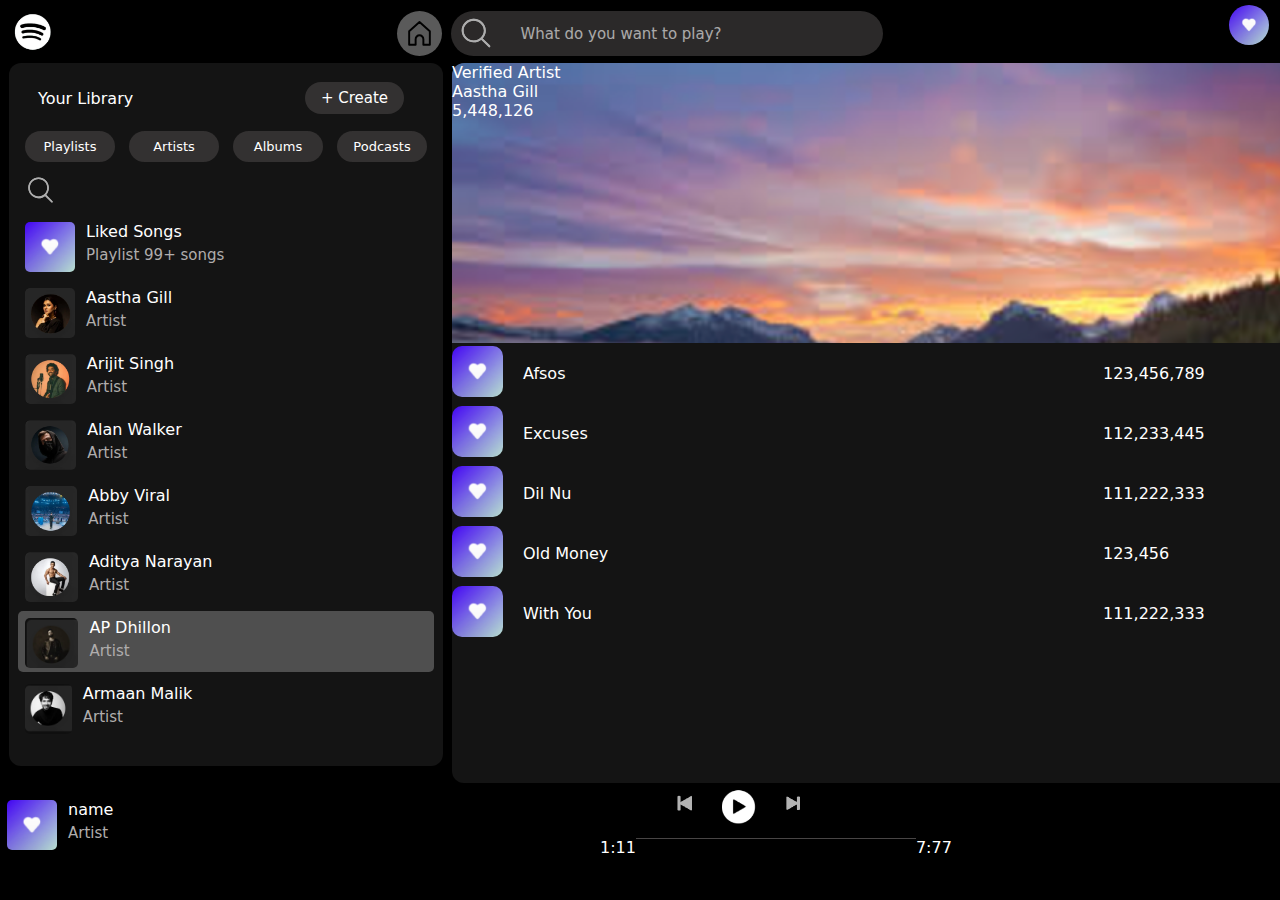
<file: dhillon.html>
<!DOCTYPE html>
<html lang="en">
<head>
    <meta charset="UTF-8">
    <meta name="viewport" content="width=device-width, initial-scale=1.0">
    <title>Spotify - Web Player: Music for everyone</title>
    <link rel="icon" href="resources/favicon.png" type="image/png">
    <link rel="stylesheet" href="style.css">

</head>
<body>
    <div class="navbar">
        <div class="navbar-left">
        <a href="index.html" style="text-decoration: none;">
            <div class="logo">
            <img src="./resources/logo.png">
            </div>
        </a>
        </div>

        <div class="navbar-mid">
            <div class="home">
                <img src="./resources/home.svg">
            </div>
            <div class="search">
                <img src="./resources/search.svg">
                <input type="text" placeholder="What do you want to play?" class="placeholder">
            </div>
        </div>

        <div class="navbar-right">
            <img src="./resources/library.png">
        </div>
    </div>

    <div class="container">
        <div id="left">
            <div class="library">
                <div class="yourLibrary">Your Library</div>
                <div class="create">+ Create</div>
            </div>

            <div class="sections">
                <div class="playlists">Playlists</div>
                <div class="artists">Artists</div>
                <div class="albums">Albums</div>
                <div class="podcasts">Podcasts</div>
            </div>

            <div class="librarySearch">
                <img src="./resources/search.svg">
            </div>

            <div class="libraries">
                <div id="library">
                    <div class="libImg">
                        <img src="./resources/library.png">
                    </div>
                    <div>
                        <div class="name">Liked Songs</div>
                        <div class="desc">Playlist 99+ songs</div>
                    </div>
                </div>
                <a href="aastha.html" style="display: block;text-decoration: none; color: white;">
                    <div id="library">
                    <div class="libImg">
                        <img src="./resources/aastha.png">
                    </div>
                    <div>
                        <div class="name">Aastha Gill</div>
                        <div class="desc">Artist</div>
                    </div>
                </div>
                </a>
                <a href="arijit.html" style="display: block;text-decoration: none; color: white;">
                    <div id="library">
                    <div class="libImg">
                        <img src="./resources/arijit.png">
                    </div>
                    <div>
                        <div class="name">Arijit Singh</div>
                        <div class="desc">Artist</div>
                    </div>
                </div>
                </a>
                <a href="alan.html" style="display: block;text-decoration: none; color: white;">
                    <div id="library">
                    <div class="libImg">
                        <img src="./resources/alan.png">
                    </div>
                    <div>
                        <div class="name">Alan Walker</div>
                        <div class="desc">Artist</div>
                    </div>
                </div>
                </a>
                <a href="abby.html" style="display: block;text-decoration: none; color: white;">
                    <div id="library">
                    <div class="libImg">
                        <img src="./resources/abby.png">
                    </div>
                    <div>
                        <div class="name">Abby Viral</div>
                        <div class="desc">Artist</div>
                    </div>
                </div>
                </a>
                <a href="aditya.html" style="display: block;text-decoration: none; color: white;">
                    <div id="library">
                    <div class="libImg">
                        <img src="./resources/aditya.png">
                    </div>
                    <div>
                        <div class="name">Aditya Narayan</div>
                        <div class="desc">Artist</div>
                    </div>
                </div>
                </a>
                <a href="aastha.html" style="display: block;text-decoration: none; color: white;background-color: rgba(191, 190, 190, 0.346);
    border-radius: 5px;">
                    <div id="library">
                    <div class="libImg">
                        <img src="./resources/Dhillon.png">
                    </div>
                    <div>
                        <div class="name">AP Dhillon</div>
                        <div class="desc">Artist</div>
                    </div>
                </div>
                </a>
                <a href="armaan.html" style="display: block;text-decoration: none; color: white;">
                    <div id="library">
                    <div class="libImg">
                        <img src="./resources/armaan.png">
                    </div>
                    <div>
                        <div class="name">Armaan Malik</div>
                        <div class="desc">Artist</div>
                    </div>
                </div>
                </a>
               
            </div>
        </div>
        <div id="right">
            <div class="artistThumbnail">
                <div class="verified">Verified Artist</div>
                <div class="artistName">Aastha Gill</div>
                <div class="activeListener">5,448,126</div>
            </div>
            <div class="artistSongs">
                <div class="listSongs">
                    <div class="songDetails">
                        <div class="songImage">
                            <img src="./resources/library.png">
                        </div>
                        <div class="songName">Afsos</div>

                        <div class="songListener">123,456,789</div>

                        <div class="songDuration">3:33</div>
                    </div>
                    <div class="songDetails">
                        <div class="songImage">
                            <img src="./resources/library.png">
                        </div>
                        <div class="songName">Excuses</div>

                        <div class="songListener">112,233,445</div>

                        <div class="songDuration">4:44</div>
                    </div>
                    <div class="songDetails">
                        <div class="songImage">
                            <img src="./resources/library.png">
                        </div>
                        <div class="songName">Dil Nu</div>

                        <div class="songListener">111,222,333</div>

                        <div class="songDuration">5:55</div>
                    </div>
                    <div class="songDetails">
                        <div class="songImage">
                            <img src="./resources/library.png">
                        </div>
                        <div class="songName">Old Money</div>

                        <div class="songListener">123,456</div>

                        <div class="songDuration">3:33</div>
                    </div>
                    <div class="songDetails">
                        <div class="songImage">
                            <img src="./resources/library.png">
                        </div>
                        <div class="songName">With You</div>

                        <div class="songListener">111,222,333</div>

                        <div class="songDuration">3:33</div>
                    </div>
                </div>
            </div>
        </div>
    </div>
    <div class="bottom">
        <div id="library">
            <div class="libImg">
                <img src="./resources/library.png">
            </div>
            <div>
                <div class="name">name</div>
                <div class="desc">Artist</div>
            </div>
        </div>
        <div class="controls">
            <div class="upperControl">
                <div class="previous">
                    <img src="./resources/prev.png">
                </div>
            <div class="play">
                <img src="./resources/play.png">
            </div>
            <div class="next">
                <img src="./resources/next.png">
            </div>
            </div>
            <div class="progress">
                <div class="current">1:11</div>
                <div class="bar"></div>
                <div class="remaining">7:77
                </div>
            </div>
        </div>
    </div>

</body>
</html>
</file>
<file: style.css>
* {
    padding: 0;
    margin: 0;
    box-sizing: border-box;
    font-family: system-ui;
}

body {
    background-color: rgb(0,0,0);
    color: rgb(255, 255, 255);
}

.navbar{
    height: 6.5vh;
    background-color: black;
    display: flex;
}


.navbar-left {
    flex: 1;
}

.logo{
    padding: 1vh;
    flex:1;
}

.logo img{
    height: 5vh;
}


.navbar-mid {
    flex: 2;
    display: flex;
    justify-content: center;
    align-items: center;
}

.navbar-right {
    flex: 1;
    display: flex;
    justify-content: right;

}

.navbar-right img{
    height: 40px;
    width: 40px;
    border-radius: 30px;
    margin-top: 5px;
    margin-right: 11px;
}

.home{
    background-color: rgba(150, 150, 150, 0.6);
    margin-top: 1vh;
    height: 5vh;
    width: 5vh;
    border-radius: 50%;
    display: flex;
    justify-content: center;
    align-items: center;
}

.home img {
    height: 3.5vh;
    width: 3.5vh;
}


.search{
    background-color: rgba(72, 69, 69, 0.6);
    margin-top: 1vh;
    height: 5vh;
    width: 48vh;
    position: relative;
    border-radius: 16vh;
    margin-left: 1vh;
    display: flex;
    text-decoration: none;
}


input{
    background-color: rgba(104, 103, 103, 0);
    border: none;
    opacity: 0.6;
}

input::placeholder{
    color: rgb(255, 255, 255);
    font-size: 15px;
    text-align: center;


}

.search img {
    margin-top: 0.35vh;
    height: 4vh;
    width: 4vh;
    position:absolute;
    left: 6.5px;
    padding-top: 1.7px;
}

.search .placeholder{
    margin-top: 0.35vh;
    height: 4vh;
    width: 30vh;
    position:absolute;
    left: 35px;
    padding-top: 5px;
    color: rgb(176, 173, 173);
}

.container {
    display: flex;
}

#left {
    background-color: rgba(100, 100, 100, 0.2);
    height: 78.1vh;
    border-radius: 12px;
    flex:1;
    margin: 0.5vh;
    margin-left: 1vh;
    padding: 1vh;
}

.library{
    display: flex;
}

.yourLibrary{
    flex: 1;
    margin-left: 20px;
    margin-top: 17px;
}

.create{
    background-color: rgba(72, 69, 69, 0.6);
    text-align: center;
    font-size: 15px;
    padding: 7px;
    border-radius: 50px;
    margin-left: 10px;
    margin-top: 10px;
    margin-right: 30px;
    margin-bottom: 10px;
    width: 11vh;
    color: rgb(255, 255, 255);
}

.create:hover{
    color: black;
    background-color: white;
}

.sections{
    display: flex;
    width:100%;
    text-align: center;
}

.playlists{
    background-color: rgba(72, 69, 69, 0.6);
    border-radius: 50px;
    width: 10vh;
    margin: 7px;
    padding: 8px;
    color: rgb(255, 255, 255);
    font-size: 13px;
}

.playlists:hover{
    color: black;
    background-color: white;
}

.artists{
    background-color: rgba(72, 69, 69, 0.6);
    border-radius: 50px;
    width: 10vh;
    margin: 7px;
    padding: 8px;
    color: rgb(255, 255, 255);
    font-size: 13px;
}

.artists:hover{
    color: black;
    background-color: white;
}

.albums{
    background-color: rgba(72, 69, 69, 0.6);
    border-radius: 50px;
    width: 10vh;
    margin: 7px;
    padding: 8px;
    color: rgb(255, 255, 255);
    font-size: 13px;
}

.albums:hover{
    color: black;
    background-color: white;
}

.podcasts{
    background-color: rgba(72, 69, 69, 0.6);
    border-radius: 50px;
    width: 10vh;
    margin: 7px;
    padding: 8px;
    color: rgb(255, 255, 255);
    font-size: 13px;
}

.podcasts:hover{
    color: black;
    background-color: white;
}

.librarySearch{
    margin-top: 0.5vh;
    height: 4vh;
    width: 4vh;
    position: relative;

}

.librarySearch img{
    height: 3.5vh;
    width: 3.5vh;
    position:absolute;
    left: 6.5px;
    padding-top: 1.7px;
}

.libraries{
    overflow-y: auto;
    max-height: 60vh;
}

#library{
    display: flex;
    margin-top: 5px;
    padding-top: 7px;
}

#library:hover{
    background-color: rgba(191, 190, 190, 0.346);
    border-radius: 5px;
    cursor: pointer;
}

.libImg img{
    height: 50px;
    border-radius: 5px;
    margin-left: 7px;
}

.name{
    margin-bottom: 5px;
    margin-left: 11px;
}
.desc{
    font-size: 15px;
    margin-left: 11px;
    color: rgb(176, 173, 173);
}

#right {
    background-color: rgba(100, 100, 100, 0.2);
    height: 80vh;
    border-radius: 12px;
    flex: 2.8;
    margin: 0.5vh;
    margin-right: 1vh;
}

#right .artistThumbnail{
    width: 100%;
    height: 280px;
    border-top-left-radius: 12px;
    border-top-right-radius: 12px;
    background-image: url(./resources/thumbnail.png);
    background-repeat: no-repeat;
    background-size: cover;
}

.songDetails{
    display: flex;
    align-items: center;
    padding-top: 2.5px;
    padding-bottom: 2.5px;
}

.songDetails:hover{
    background-color: rgba(191, 190, 190, 0.346);
    border-radius: 5px;
    cursor: pointer;

}


.songImage img{
    height: 51px;
    width: 51px;
    border-radius: 10px;
}

.songName{
    left: 50vh;
    margin-left: 20px;
    width: 200px;
}

.songListener{
    margin-left: 380px;
    width: 100px;
}

.songDuration{
    margin-left: 200px;
}

.bottom{
    width: 100%;
    background-color: rgb(0, 0, 0);
    height: 89px;
    display: flex;
    position: relative;
}

.controls{
    position: absolute;
    background-color: red;
    width: 700px;
    left: 600px;
}

.controls .upperControl{
    text-align: center;
}

.upperControl{
    display: flex;
    position: absolute;
    left: 70px;
}


.previous img{
    height: 30px;
}

.play{
    margin-left: 20px;
}

.play img{
    height: 40px;
}

.next{
    margin-left: 20px;
}

.next img{
    height: 30px;
}

.progress{
    display: flex;
    position: absolute;
    top: 50px;
    text-align: center;
    justify-content: center;
}

.current{
    flex: 1;
}

.bar{
    background-color: rgb(72, 69, 69);
    width: 280px;
    height: 1px;
    flex: 8;

}

.remaining{
    flex: 1;
}
</file>
